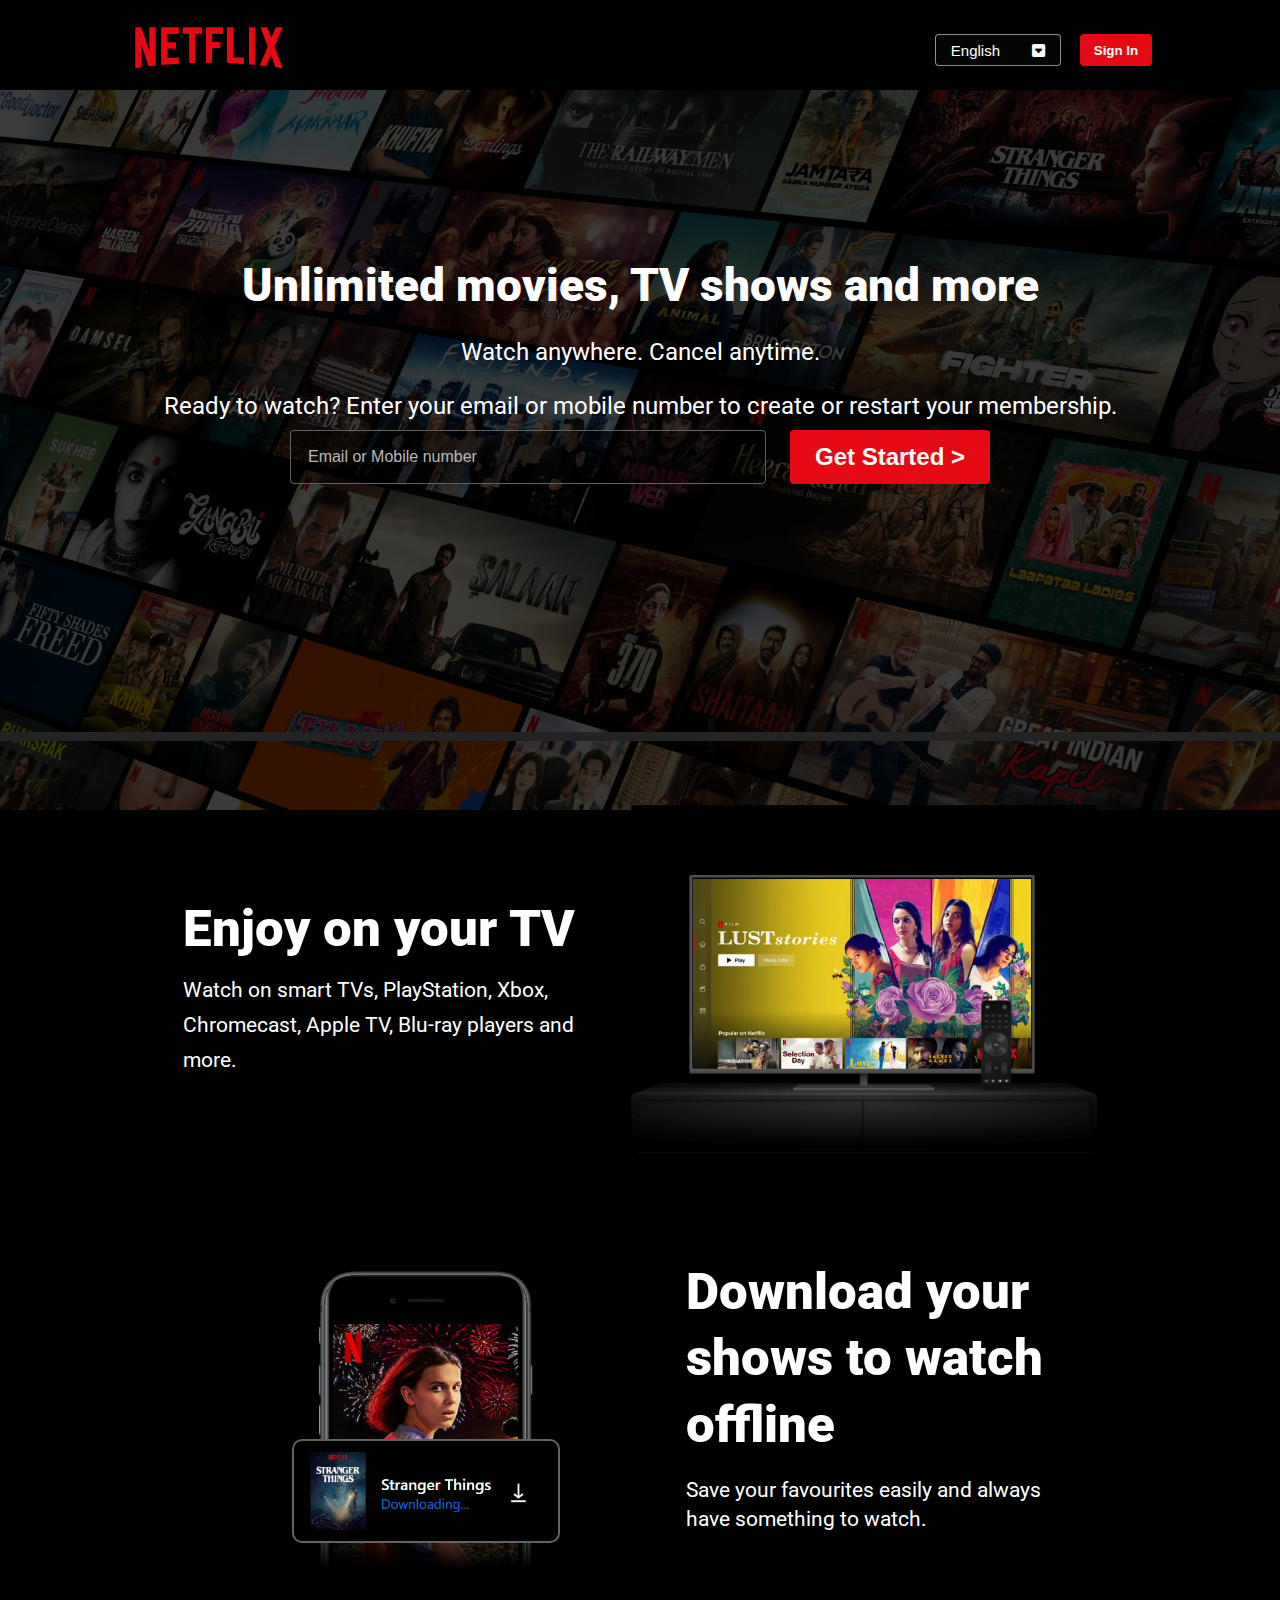
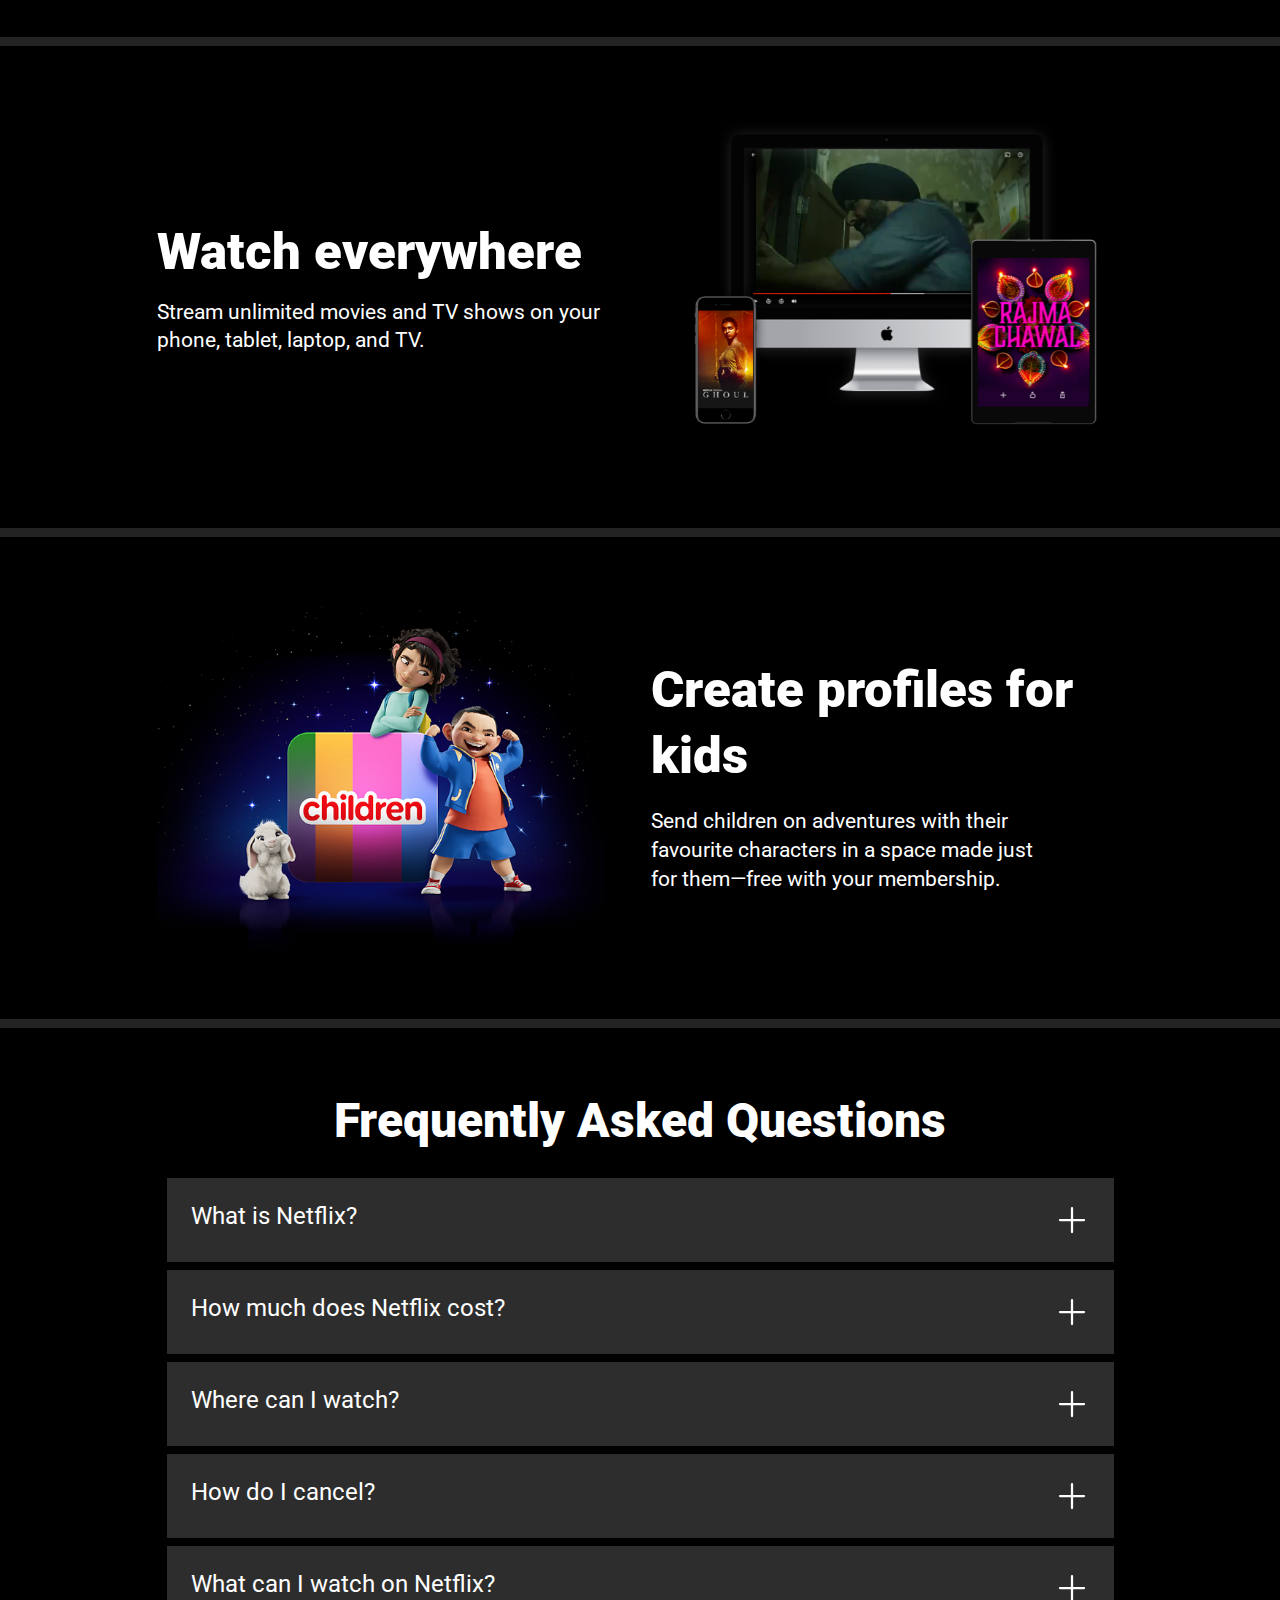
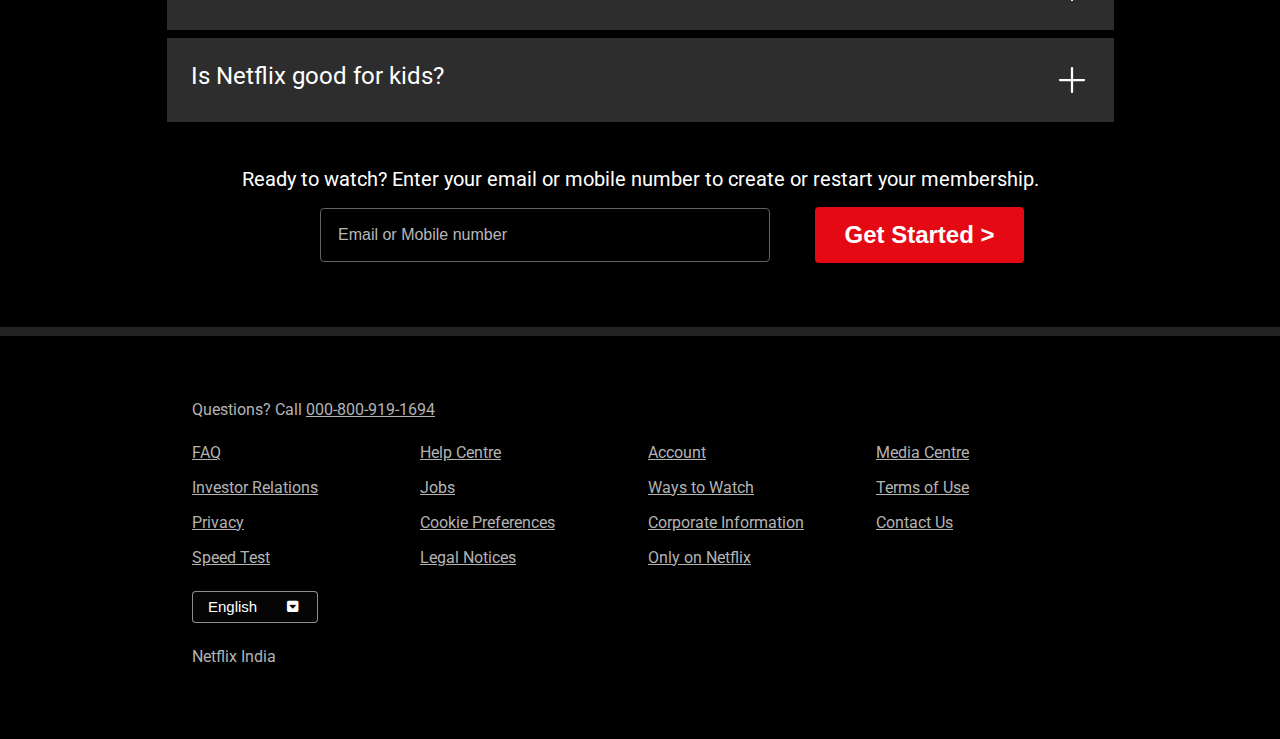
<file: index.html>
<!DOCTYPE html>
<html lang="en">

<head>
    <meta charset="UTF-8">
    <meta name="viewport" content="width=device-width, initial-scale=1.0">
    <title>Netflix India-Watch TV Shows Online, Watch Movies Online</title>
    <link rel="stylesheet" href="style.css">
    <link rel="stylesheet" href="https://cdnjs.cloudflare.com/ajax/libs/font-awesome/6.0.0-beta3/css/all.min.css">
    <link rel="shortcut icon" href="favicon.ico" type="image/x-icon">
</head>

<body>

    <div class="main">
        <nav>
            <a href="https://www.netflix.com/in/"> <span class="logo"><img src="assets/logo.png" alt="logo"
                        loading="lazy"></span></a>
            <div class="but">
                <!-- <button id="but1">English</button> -->
                <select name="English" id="but1">
                    <option value="English" >English</option>
                    <option value="Hindi" >Hindi</option>
                    <svg id="svg1" xmlns="http://www.w3.org/2000/svg" viewBox="0 0 320 512"><!--!Font Awesome Free 6.5.2 by @fontawesome - https://fontawesome.com License - https://fontawesome.com/license/free Copyright 2024 Fonticons, Inc.--><path fill="#ffffff" d="M182.6 470.6c-12.5 12.5-32.8 12.5-45.3 0l-128-128c-9.2-9.2-11.9-22.9-6.9-34.9s16.6-19.8 29.6-19.8H288c12.9 0 24.6 7.8 29.6 19.8s2.2 25.7-6.9 34.9l-128 128z"/></svg>
                </select>
                <a href="https://www.netflix.com/in/login"><button id="but2">Sign In</button></a> 
            </div>
        </nav>

        <div class="box"></div>

        <div class="hero">
            <h1>Unlimited movies, TV shows and more</h1>
            <span>Watch anywhere. Cancel anytime.</span>
            <span>Ready to watch? Enter your email or mobile number to create or restart your membership.</span>

            <div class="hero-button">
                <input type="text" placeholder="Email or Mobile number">
                <button id="but3">Get Started &gt</button>
            </div>
        </div>

        <div class="separation1"></div>

        <div class="part1">
            <div class="part1-a">
                <h1>Enjoy on your TV</h1>
                <p>Watch on smart TVs, PlayStation, Xbox, Chromecast, Apple TV, Blu-ray players and more.</p>
            </div>
            <div class="part1-b">
                <img id="img1" height="350px" src="assets/tv.png" alt="TV">
                <video id="video1" muted loop autoplay src="assets/video1.mp4"></video>
            </div>
        </div>

        <div class="separation2"></div>

        <div class="part2">
            <div class="part2-a">
                <img id="img2" height="350px" src="assets/mobile-0819.jpg" alt="mobile">
                <video id="svideo3" muted loop autoplay src="assets/svideo3.mp4"></video>
            </div>
            <div class="part2-b">
                <h1>Download your shows to watch offline</h1>
                <p>Save your favourites easily and always have something to watch.
                </p>
            </div>
        </div>

        <div class="separation3"></div>

        <div class="part3">
            <div class="part3-a">
                <h1>Watch everywhere</h1>
                <p>Stream unlimited movies and TV shows on your phone, tablet, laptop, and TV.</p>
            </div>
            <div class="part3-b">
                <img id="img3" height="350px" src="assets/device-pile-in.png" alt="TV">
                <video id="video2" muted loop autoplay src="assets/video2.mp4"></video>
            </div>
        </div>

        <div class="separation4"></div>

        <div class="part4">
            <div class="part4-a">
                <img id="img4" height="350px" src="assets/last.png" alt="kids">
            </div>
            <div class="part4-b">
                <h1>Create profiles for kids</h1>
                <p>Send children on adventures with their favourite characters in a space made just for them—free with
                    your membership.
                </p>
            </div>
        </div>

        <div class="separation5"></div>

        <footer class="footer">
            <div class="foot">
                <h1>Frequently Asked Questions</h1>
                <div class="para1">
                    <p>What is Netflix?<svg xmlns="http://www.w3.org/2000/svg" viewBox="0 0 24 24" width="36px"
                            height="36px" color="rgb(255, 255, 255);
                    " fill="none">
                            <path d="M12 4V20" stroke="currentColor" stroke-width="1.5" stroke-linecap="round"
                                stroke-linejoin="round" />
                            <path d="M4 12H20" stroke="currentColor" stroke-width="1.5" stroke-linecap="round"
                                stroke-linejoin="round" />
                        </svg></p>

                    <p>How much does Netflix cost?<svg xmlns="http://www.w3.org/2000/svg" viewBox="0 0 24 24"
                            width="36px" height="36px" color="rgb(255, 255, 255);
                    " fill="none">
                            <path d="M12 4V20" stroke="currentColor" stroke-width="1.5" stroke-linecap="round"
                                stroke-linejoin="round" />
                            <path d="M4 12H20" stroke="currentColor" stroke-width="1.5" stroke-linecap="round"
                                stroke-linejoin="round" />
                        </svg></p>

                    <p>Where can I watch?<svg xmlns="http://www.w3.org/2000/svg" viewBox="0 0 24 24" width="36px"
                            height="36px" color="rgb(255, 255, 255);
                    " fill="none">
                            <path d="M12 4V20" stroke="currentColor" stroke-width="1.5" stroke-linecap="round"
                                stroke-linejoin="round" />
                            <path d="M4 12H20" stroke="currentColor" stroke-width="1.5" stroke-linecap="round"
                                stroke-linejoin="round" />
                        </svg></p>

                    <p>How do I cancel?<svg xmlns="http://www.w3.org/2000/svg" viewBox="0 0 24 24" width="36px"
                            height="36px" color="rgb(255, 255, 255);
                    " fill="none">
                            <path d="M12 4V20" stroke="currentColor" stroke-width="1.5" stroke-linecap="round"
                                stroke-linejoin="round" />
                            <path d="M4 12H20" stroke="currentColor" stroke-width="1.5" stroke-linecap="round"
                                stroke-linejoin="round" />
                        </svg></p>

                    <p>What can I watch on Netflix?<svg xmlns="http://www.w3.org/2000/svg" viewBox="0 0 24 24"
                            width="36px" height="36px" color="rgb(255, 255, 255);
                    " fill="none">
                            <path d="M12 4V20" stroke="currentColor" stroke-width="1.5" stroke-linecap="round"
                                stroke-linejoin="round" />
                            <path d="M4 12H20" stroke="currentColor" stroke-width="1.5" stroke-linecap="round"
                                stroke-linejoin="round" />
                        </svg></p>

                    <p>Is Netflix good for kids?<svg xmlns="http://www.w3.org/2000/svg" viewBox="0 0 24 24" width="36px"
                            height="36px" color="rgb(255, 255, 255);
                    " fill="none">
                            <path d="M12 4V20" stroke="currentColor" stroke-width="1.5" stroke-linecap="round"
                                stroke-linejoin="round" />
                            <path d="M4 12H20" stroke="currentColor" stroke-width="1.5" stroke-linecap="round"
                                stroke-linejoin="round" />
                        </svg></p>
                </div>
            </div>
            <div class="para2">
                <p>Ready to watch? Enter your email or mobile number to create or restart your membership.</p>

        </footer>
        <div class="footer-button">
            <input type="text" placeholder="Email or Mobile number" required>
            <button id="but4" type="submit">Get Started &gt</button>
        </div>

        <div class="separation6"></div>

        <div class="last">
            <span>Questions? Call </span> <a href="tel:000-800-919-1694">000-800-919-1694</a>
            <div class="para3">
                <ol>
                    <a href="https://help.netflix.com/support/412"><li>FAQ</li></a>
                    <a href="https://help.netflix.com/"><li>Help Centre</li></a>
                    <a href="https://www.netflix.com/youraccount"><li>Account</li></a>
                    <a href="https://media.netflix.com/"><li>Media Centre</li></a>
                    <a href="http://ir.netflix.com/"><li>Investor Relations</li></a>
                    <a href="https://jobs.netflix.com/jobs"><li>Jobs</li></a>
                    <a href="https://www.netflix.com/watch"><li>Ways to Watch</li></a>
                    <a href="https://help.netflix.com/legal/termsofuse"><li>Terms of Use</li></a>
                    <a href="https://help.netflix.com/legal/privacy"><li>Privacy</li></a>
                    <a href="https://www.netflix.com/in/#"><li>Cookie Preferences</li></a>
                    <a href="https://help.netflix.com/legal/corpinfo"><li>Corporate Information</li></a>
                    <a href="https://help.netflix.com/contactus"><li>Contact Us</li></a>
                    <a href="https://fast.com/"><li>Speed Test</li></a>
                    <a href="https://help.netflix.com/legal/notices"><li>Legal Notices</li></a>
                    <a href="https://www.netflix.com/in/browse/genre/839338"><li>Only on Netflix</li></a>
                </ol>
                <!-- <button id="but1">English</button> -->
                <select name="English" id="but1">
                    <option value="English" >English</option>
                    <option value="Hindi" >Hindi</option>
                    <svg id="svg1" xmlns="http://www.w3.org/2000/svg" viewBox="0 0 320 512"><!--!Font Awesome Free 6.5.2 by @fontawesome - https://fontawesome.com License - https://fontawesome.com/license/free Copyright 2024 Fonticons, Inc.--><path fill="#ffffff" d="M182.6 470.6c-12.5 12.5-32.8 12.5-45.3 0l-128-128c-9.2-9.2-11.9-22.9-6.9-34.9s16.6-19.8 29.6-19.8H288c12.9 0 24.6 7.8 29.6 19.8s2.2 25.7-6.9 34.9l-128 128z"/></svg>
                </select>
                <p>Netflix India</p>
            </div>

            <div class="separation7"></div>

        </div>

    </div>



</body>

</html>
</file>
<file: style.css>
@import url('https://fonts.googleapis.com/css2?family=Agbalumo&family=Lato:ital,wght@0,100;0,300;0,400;0,700;0,900;1,100;1,300;1,400;1,700;1,900&family=Roboto:ital,wght@0,100;0,300;0,400;0,500;0,700;0,900;1,100;1,300;1,400;1,500;1,700;1,900&display=swap');
@import url('https://fonts.cdnfonts.com/css/netflix-font');


* {
    padding: 0;
    margin: 0;
    box-sizing: border-box;
}

body {
    background-color: black;
    font-family: "Roboto", sans-serif;
    /* font-family: 'Netflix Font', sans-serif; */
}

.main {
    background-image: url(assets/bj2.jpg);
    background-size: cover;
    height: 100vh;
    background-position: center center;
    background-repeat: no-repeat;
    background-size: max(1250px, 100vw);
    position: relative;
}

.box {
    height: 100vh;
    width: 100%;
    opacity: 0.69;
    background-color: black;
    color: white;
    position: absolute;
    top: 0;
}

nav {
    display: flex;
    justify-content: space-between;
    align-items: center;
    max-width: 80vw;
    margin: auto;
    height: 100px;
}

.logo img {
    width: 160px;
    height: 55px;
    position: relative;
    z-index: 10;
}

.but{
    position: relative;
    z-index: 10;
    display: flex;
    gap: 1.2rem;
}

.but select, .para3 select{
    width: 100%;
    padding: 8px 30px 8px 10px; 
    font-size: 16px;
    border: 1px solid #ccc;
    border-radius: 4px;
    background-color: #f8f8f8;
    color: #333;
    appearance: none;
}

.but::after{
    content: '\f150';
    font-family: 'Font Awesome 5 Free';
    font-weight: 900;
    position: absolute;
    right: 107px;
    top: 50%;
    transform: translateY(-50%);
    pointer-events: none; 
    font-size: 15px;
    color: #ffffff;
  }


#but1 {
    padding: 4px 15px;
    color: rgb(255, 255, 255);
    background-color: rgba(248, 243, 243, 0.021);
    border-radius: 4px;
    border: 0.5px solid rgba(173, 173, 173, 0.822);
    cursor: pointer;
    font-weight: 500;
    font-size: 15px;
    width: 126px;
    height: 32px;
}

#but1 option{
    color: black;
}

#but2 {
    background-color: rgb(229, 9, 20);
    color: white;
    padding: 4px 10px;
    border-radius: 4px;
    cursor: pointer;
    border: 0.5px solid rgba(158, 158, 158, 0);
    font-weight: 550;
    width: 72px;
    height: 32px;
}

#but2:hover,
#but3:hover {
    background-color: rgb(193, 17, 25);
    transition: all 0.3s 0s linear;
}

#but3 {
    background-color: rgb(229, 9, 20);
    color: white;
    padding: 12px 24px;
    margin: 0px 0px 0px 8px;
    border-radius: 4px;
    cursor: pointer;
    border: 0.5px solid rgba(158, 158, 158, 0);
    font-weight: 560;
    font-size: 1.5rem;

}

/* ------------------------------------------------------- */


.hero {
    position: relative;
    z-index: 10;
    color: rgb(255, 255, 255);
    display: flex;
    flex-direction: column;
    justify-content: center;
    align-items: center;
    flex-direction: column;
    justify-content: center;
    align-items: center;
}

.hero h1 {
    font-size: 2.9rem;
    text-align: center;
    font-weight: 1000;
    padding: 158px 0px 10px;
    word-spacing: 0px;
}


.hero span {
    font-size: 24px;
    margin: 16px 0px 0px;
    padding: 0 0 10px;
    font-weight: 400;
    line-height: normal;
    letter-spacing: normal;
    word-spacing: 0px;
    vertical-align: baseline;
}

.hero-button {
    display: flex;
    justify-content: center;
    align-items: center;
    gap: 16px;
    z-index: 10;
}

input {
    font-size: 1rem;
    color: rgb(255, 255, 255);
    background-color: rgba(0, 0, 0, 0.42);
    padding: 17px 17px;
    padding-right: 250px;
    margin: auto;
    border-radius: 4px;
    border: 1px solid rgb(98, 98, 98);
}

input::-webkit-input-placeholder {
    color: rgb(184, 184, 184);
}

/* ------------------------------------------------------- */

.separation1 {
    height: 9px;
    margin-top: 15.5rem;
    margin-bottom: 4rem;
    background-color: rgb(35, 35, 35);
    position: relative;
    z-index: 20;
}

.part1 {
    display: flex;
    justify-content: center;
    align-items: center;
    gap: 3rem;
    color: white;
    max-width: 90vw;
    margin: auto;
    margin-top: 60px;
    margin-bottom: 60px;
}

.part1-a {
    line-height: 1.7;
}

.part1-a h1 {
    font-weight: 1000;
    font-size: 3.2rem;
}

.part1-a p {
    width: 25rem;
    font-weight: 400;
    font-size: 1.3rem;
}

.part1-b {
    position: relative;
}

.part1-b img {
    position: relative;
    z-index: 10;
}

.part1-b video {
    display: flex;
    justify-content: center;
    align-items: center;
    position: absolute;
    right: 67px;
    bottom: 90px;
    height: 190px;
}

/* ------------------------------------------------------- */


.separation2 {
    height: 9px;
    margin-top: 4rem;
    margin-bottom: 4rem;
    background-color: rgb(35, 35, 35);
    position: relative;
    position: fixed;
    z-index: 20;
}

.part2 {
    color: white;
    display: flex;
    justify-content: center;
    align-items: center;
    gap: 1.7rem;
    max-width: 70vw;
    margin: auto;
}

.part2-b {
    line-height: 1.8rem;
}

.part2-b h1 {
    font-weight: 1000;
    font-size: 3.2rem;
    line-height: 1.3;
}

.part2-b p {
    margin-top: 1.1rem;
    font-size: 1.3rem;
    font-weight: 400;
}

.part2-a {
    position: relative;
}

.part2-a img {
    position: relative;
}

.part2-a video {
    border: 2px solid rgba(173, 173, 173, 0.573);
    border-radius: 10px;
    padding: 7px 10px;
    height: 104px;
    width: 268px;
    display: flex;
    justify-content: center;
    align-items: center;
    position: absolute;
    left: 100px;
    top: 220px;
    background-color: rgb(0, 0, 0);

}

/* ------------------------------------------------------- */

.separation3 {
    height: 9px;
    margin-top: 4rem;
    margin-bottom: 4rem;
    background-color: rgb(35, 35, 35);
    position: relative;
    z-index: 20;
}

.part3 {
    color: white;
    display: flex;
    justify-content: center;
    align-items: center;
    gap: 1.7rem;
    max-width: 70vw;
    margin: auto;
}

.part3-a {
    line-height: 1.8rem;
}

.part3-a h1 {
    font-weight: 1000;
    font-size: 3.2rem;
    line-height: 1.3;
    width: 472px;
    height: 61px;
}

.part3-a p {
    margin-top: 1.1rem;
    font-size: 1.3rem;
    font-weight: 400;
}


.part3-b {
    position: relative;

}

.part3-b img {
    position: relative;
    z-index: 10;

}

.part3-b video {
    position: absolute;
    display: flex;
    justify-content: center;
    align-items: center;
    height: 160px;
    left: 100px;
    top: 30px;
}

/* ------------------------------------------------------- */

.separation4 {
    height: 9px;
    margin-top: 4rem;
    margin-bottom: 4rem;
    background-color: rgb(35, 35, 35);
    position: relative;
    z-index: 20;
}

.part4 {
    color: white;
    display: flex;
    justify-content: center;
    align-items: center;
    gap: 1.7rem;
    max-width: 70vw;
    margin: auto;
}

.part4-b {
    line-height: 1.8rem;   
}

.part4-b h1 {
    font-weight: 1000;
    font-size: 3.2rem;
    line-height: 1.3;
    width: 472px;
}

.part4-b p {
    margin-top: 1.1rem;
    font-size: 1.3rem;
    font-weight: 400;
    width: 411px;
    height: 92px;
}

/* ------------------------------------------------------- */

.separation5 {
    height: 9px;
    margin-top: 4rem;
    margin-bottom: 4rem;
    background-color: rgb(35, 35, 35);
    /* position: relative;
    z-index: 20; */
}

.footer{
    color: rgb(255, 255, 255);
}

.footer h1{
    text-align: center;
    font-size: 48px;
    font-weight: 900;
    margin-bottom: 1.8rem;
}

.para1{
    display: flex;
    flex-direction: column;
    gap: 0.5rem;
}

 .foot p{
    display: flex;
    justify-content: space-between;
    background-color: rgb(45, 45, 45);
    max-width: 80vw;
    margin: auto;
    width: 947px;
    height: 84px;
    padding: 24px;
    font-size: 24px;
    font-weight: 400;
}

.foot p:hover{
    background-color: rgb(65, 65, 65);
    transition: all 0.3s 0s linear;
}

.para2{
    font-size: 20px;
    text-align: center;
    padding: 0px 32px;
    margin-top: 45px;
}

.footer-button{
    max-width: 80vw;
    margin-top: 16px;
    display: flex;
    justify-content: center;
    align-items: center;
}
.footer-button input{
    width: 450px; 
    margin-left: 20rem;
}

.footer-button #but4{
    width: 209px;
    height: 56px;
    background-color: rgb(229, 9, 20);
    color: white;
    border-radius: 4px;
    cursor: pointer;
    border: 0.5px solid rgba(158, 158, 158, 0);
    font-weight: 560;
    font-size: 1.5rem;
    padding: 12px 24px;
    left: 20px;
}

#but4:hover {
    background-color: rgb(193, 17, 25);
    transition: all 0.3s 0s linear;
}

/* ------------------------------------------------------- */

.separation6 {
    height: 9px;
    margin-top: 4rem;
    margin-bottom: 4rem;
    background-color: rgb(35, 35, 35);
    /* position: relative;
    z-index: 20; */
}

.last{
    color:rgb(179, 179, 179) ;
    max-width: 70vw;
    margin: auto;
}

.last a {
    text-decoration: underline;
    text-decoration-color: rgb(179, 179, 179);
    color: rgb(179, 179, 179);
}

.para3{
    position: relative;
    margin: auto;
}

.para3 ol{
    list-style-type:none ;
    margin-top: 24px;
    display: grid;
    grid-template-columns: repeat(4, 1fr);
    gap: 1rem;
}

.para3 #but1{
    margin-top: 24px;
    margin-bottom: 24px;
}

.para3::after{
    content: '\f150';
    font-family: 'Font Awesome 5 Free';
    font-weight: 900;
    position: absolute;
    right: 790px;
    top: 74%;
    transform: translateY(-60%);
    pointer-events: none; 
    font-size: 13px;
    color: #ffffff;
  }

.separation7 {
    height: 9px;
    margin-top: 4rem;
    margin-bottom: 4rem;
    /* background-color: rgb(35, 35, 35); */
}

/* @media (max-width: 960px) {

    .para3 ol {
        display: grid;
        grid-template-columns: 1fr 1fr;
        gap: 25px;
    }
} */
</file>
